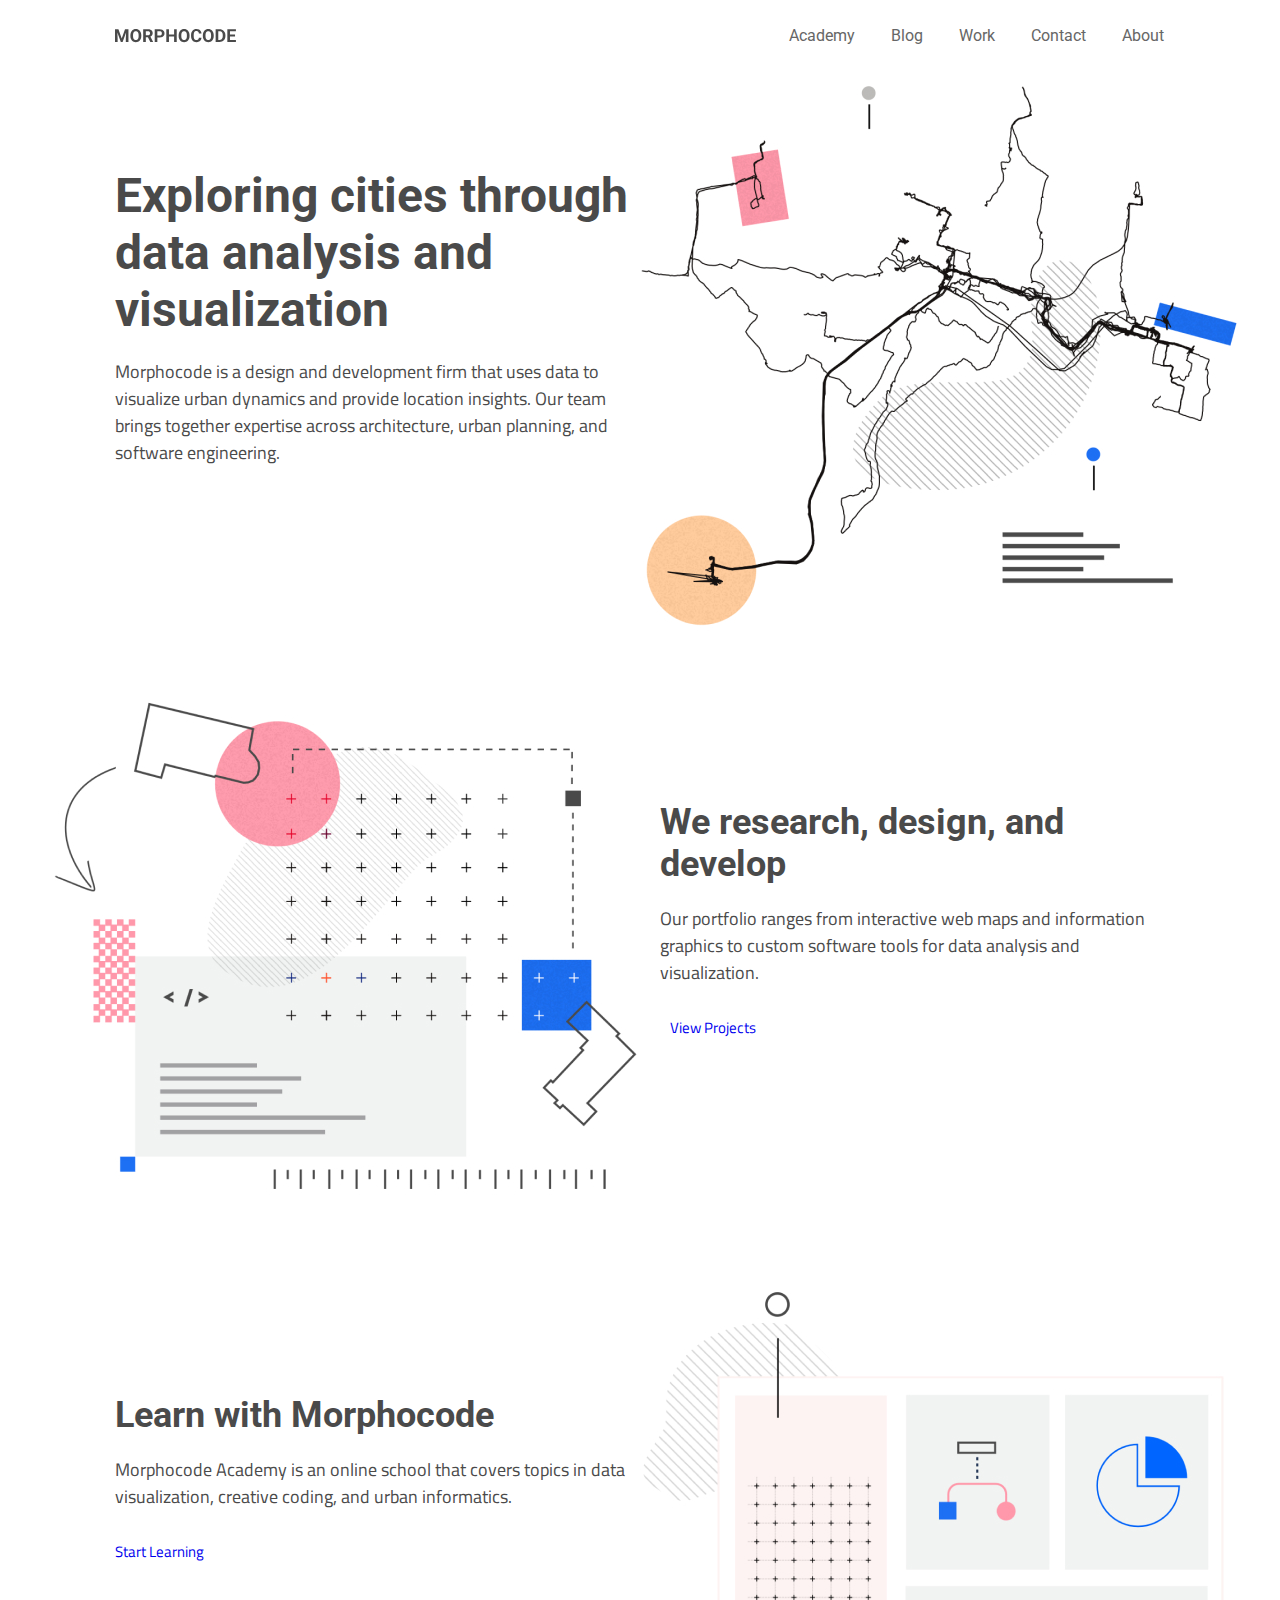
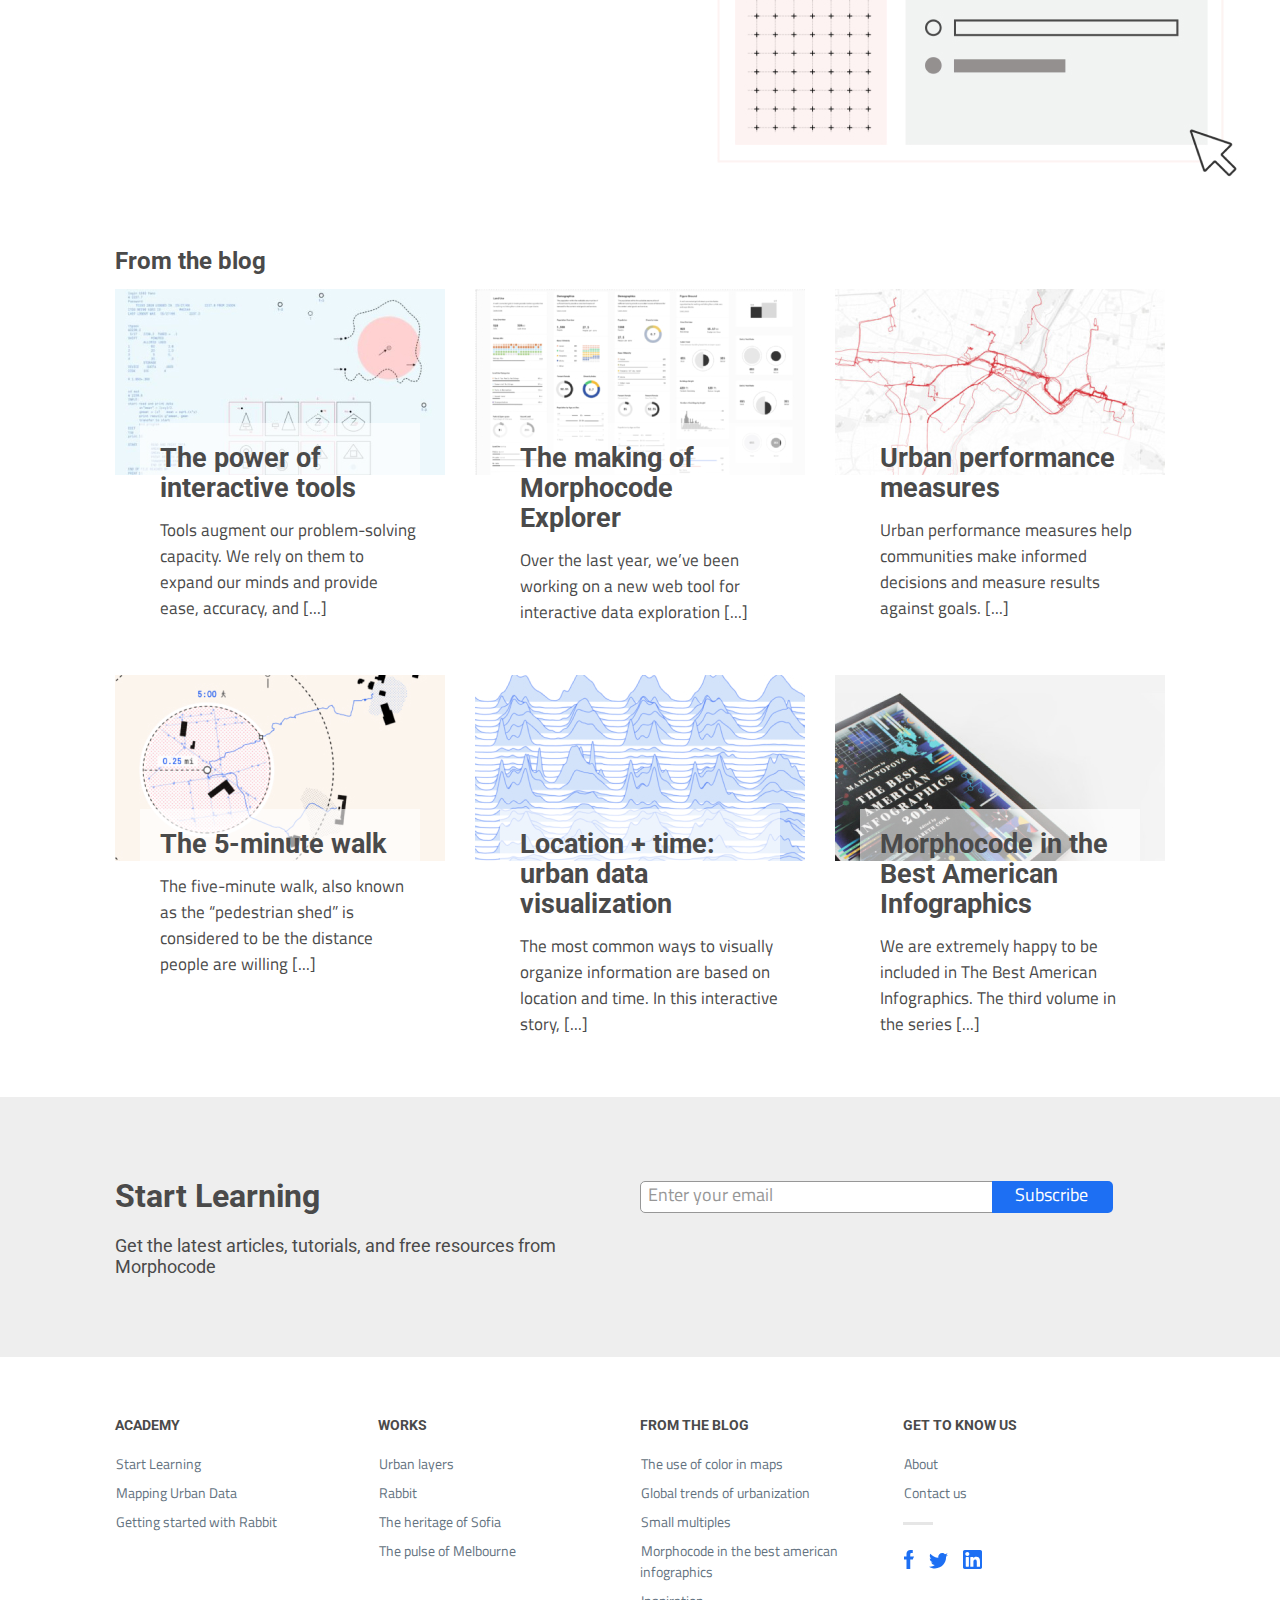
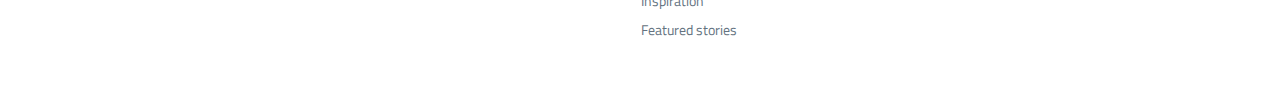
<file: index.html>
<!DOCTYPE html>
<html lang="en">
<head>
    <meta charset="UTF-8">
    <meta http-equiv="X-UA-Compatible" content="IE=edge">
    <meta name="viewport" content="width=device-width, initial-scale=1.0">
    <title>Document</title>
    <link rel="stylesheet" href="css/main.css">
</head>
<body>
    <div class="overflow">
        <div class="wrapper">
            <div class="first_logotype">
                <a href="https://morphocode.com/" target="_blank">
                    <img src="img/logo.svg" alt="Logotype">
                </a>
            </div>
            <div class="first_nav">
                <ul>
                    <li>
                        <a href="https://morphocode.com/academy/" target="_blank" class="link">Academy</a>
                    </li>
                    <li>
                        <a href="https://morphocode.com/blog/" target="_blank" class="link">Blog</a>
                    </li>
                    <li>
                        <a href="https://morphocode.com/blog/" target="_blank" class="link">Work</a>
                    </li>
                    <li>
                        <a href="https://morphocode.com/contact/" target="_blank" class="link">Contact</a>
                    </li>
                    <li>
                        <a href="https://morphocode.com/about/" target="_blank" class="link">About</a>
                    </li>
                </ul>
            </div>
        </div>
    </div>
    
    
    <!-- Второй блок -->
    <div class="overflow">
        <div class="wrapper">
            <div class="block2_left">
                <h1>Exploring cities through data analysis and visualization</h1>
                <p>Morphocode is a design and development firm that uses data 
                    to visualize urban dynamics and provide location insights. 
                    Our team brings together expertise across architecture, 
                    urban planning, and software engineering.
                </p>
            </div>
            <div class="block2_right">
                <img src="img/img-1.jpg" alt="img-1">
            </div>
        </div>
    </div>
    
    <!-- Третий блок -->
    <div class="overflow">
        <div class="wrapper">
            <div class="block3_left">
                <img src="img/img-3.jpg" alt="img-3">
            </div>
            <div class="block3_right">
                <h2>We research, design, and develop</h2>
                <p>Our portfolio ranges from interactive web 
                    maps and information graphics to custom software 
                    tools for data analysis and visualization.
                </p>
                <a href="https://morphocode.com/work/" target="_blank">View Projects</a>
            </div>
        </div>
    </div>    

    <!-- Четвертый блок -->
    <div class="overflow">
        <div class="wrapper">
            <div class="block4_left">
                <h2>Learn with Morphocode</h2>
                <p>Morphocode Academy is an online school that covers 
                    topics in data visualization, creative coding, 
                    and urban informatics.
                </p>
                <a href="https://morphocode.com/academy/" target="_blank">Start Learning</a>
            </div>
            <div class="block4_right">
                <img src="img/img-4.jpg" alt="img-3">
            </div>
        </div>
        
    </div>

    <!-- Пятый блок "From the blog"-->
    <div class="overflow">
        <div class="wrapper block5">
            <h3>From the blog</h3>
        </div>
    </div>

    <!-- Шестой блок-->
    <div class="block6">
        <div class="wrapper">
            <div class="card">
                <img src="img/card-1.jpg">
            </div>
            <div class="card">
                <img src="img/card-2.jpg">
            </div>
            <div class="card">
                <img src="img/card-3.jpg">
            </div>
        </div>
    </div>
    <div class="block6-text">
        <div class="wrapper-text">
            <div class="card-text">
                    <p class="big-text">
                        The power of<br>
                        interactive tools
                    </p>
                    <p class="small-text">
                        Tools augment our problem-solving 
                        capacity. We rely on them to expand
                        our minds and provide ease, accuracy, and [...]
                    </p>
            </div>
            <div class="card-text">
                <p class="big-text">
                    The making of<br>
                    Morphocode<br>
                    Explorer
                </p>
                <p class="small-text">
                    Over the last year, we’ve been working 
                    on a new web tool for interactive data 
                    exploration [...]
                </p>
            </div>
            <div class="card-text">
                <p class="big-text">Urban performance measures</p>
                <p class="small-text">
                    Urban performance measures help communities 
                    make informed decisions and measure results 
                    against goals. [...]
                </p>
            </div>
        </div>

    </div>
<!--ВТОРОЙ РЯД КАРТИНОК-->
    <div class="block6">
        <div class="wrapper">
            <div class="card">
                <img src="img/card-4.jpg">
            </div>
            <div class="card">
                <img src="img/card-5.jpg">
            </div>
            <div class="card">
                <img src="img/card-6.jpg">
            </div>
        </div>
    </div>
    <div class="block6-1-text">
        <div class="wrapper-text">
            <div class="card-text">
                    <p class="big-text">
                        The 5-minute walk
                    </p>
                    <p class="small-text">
                        The five-minute walk, also known as the 
                        “pedestrian shed” is considered to be the 
                        distance people are willing [...]
                    </p>
            </div>
            <div class="card-text">
                <p class="big-text">
                    Location + time: urban data visualization
                </p>
                <p class="small-text">
                    The most common ways to visually organize 
                    information are based on location and time. 
                    In this interactive story, [...]
                </p>
            </div>
            <div class="card-text">
                <p class="big-text">Morphocode in the Best American Infographics</p>
                <p class="small-text">
                    We are extremely happy to be included in 
                    The Best American Infographics. The third 
                    volume in the series [...]
                </p>
            </div>
        </div>

    </div>

    <!-- Седдьмой блок-->
    <div class="overflow">
        <div class="block7">
            <div class="wrapper">
                <div class="block7_left">
                    <h2>Start Learning</h2>
                    <p>Get the latest articles, tutorials, and free 
                        resources from Morphocode
                    </p>
                </div>
                <div class="block7_right">
                    <input class="pl" type="email" placeholder="Enter your email">
                    <a href="#" class="button">Subscribe</a>
                </div>
            </div>
        </div>
    </div>

    <!-- Восьмой блок "Подвал"-->
    <div class="overflow footer">
        <div class="wrapper">
            <div class="academy">
                <p>ACADEMY</p>
                <ul>
                    <li>
                        <a href="#">Start Learning</a>
                    </li>
                    <li>
                        <a href="#">Mapping Urban Data</a>
                    </li>
                    <li>
                        <a href="#">Getting started with Rabbit</a>
                    </li>
                </ul>
            </div>
            <div class="works">
                <p>WORKS</p>
                <ul>
                    <li>
                        <a href="#">Urban layers</a>
                    </li>
                    <li>
                        <a href="#">Rabbit</a>
                    </li>
                    <li>
                        <a href="#">The heritage of Sofia</a>
                    </li>
                    <li>
                        <a href="#">The pulse of Melbourne</a>
                    </li>
                </ul>
            </div>
            <div class="from">
                <p>FROM THE BLOG</p>
                <ul>
                    <li>
                        <a href="#">The use of color in maps</a>
                    </li>
                    <li>
                        <a href="#">Global trends of urbanization</a>
                    </li>
                    <li>
                        <a href="#">Small multiples</a>
                    </li>
                    <li>
                        <a href="#">Morphocode in the best american infographics</a>
                    </li>
                    <li>
                        <a href="#">Inspiration</a>
                    </li>
                    <li>
                        <a href="#">Featured stories</a>
                    </li>
                </ul>
            </div>
            <div class="get">
                <p>GET TO KNOW US</p>
                <ul>
                    <li>
                        <a href="#">About</a>
                    </li>
                    <li>
                        <a href="video.html">Contact us</a>
                    </li>
                    <li>
                        <img src="img/rect.jpg">
                    </li>
                </ul>
                <div class="socc">
                    <ul>
                        <li>
                            <a href="https://www.facebook.com/morphocode" target="_blank">
                                <img src="img/facebook.svg">
                            </a>
                        </li>
                        <li>
                            <a href="https://twitter.com/morphocode" target="_blank">
                                <img src="img/twitter.svg">
                            </a>
                        </li>
                        <li>
                            <a href="https://www.linkedin.com/" target="_blank">
                                <img src="img/linkedin.svg">
                            </a>
                        </li>
                    </ul>
                </div>
                
            
            </div>
        </div>

        
    </div>

    
    
</body>
</html>
</file>
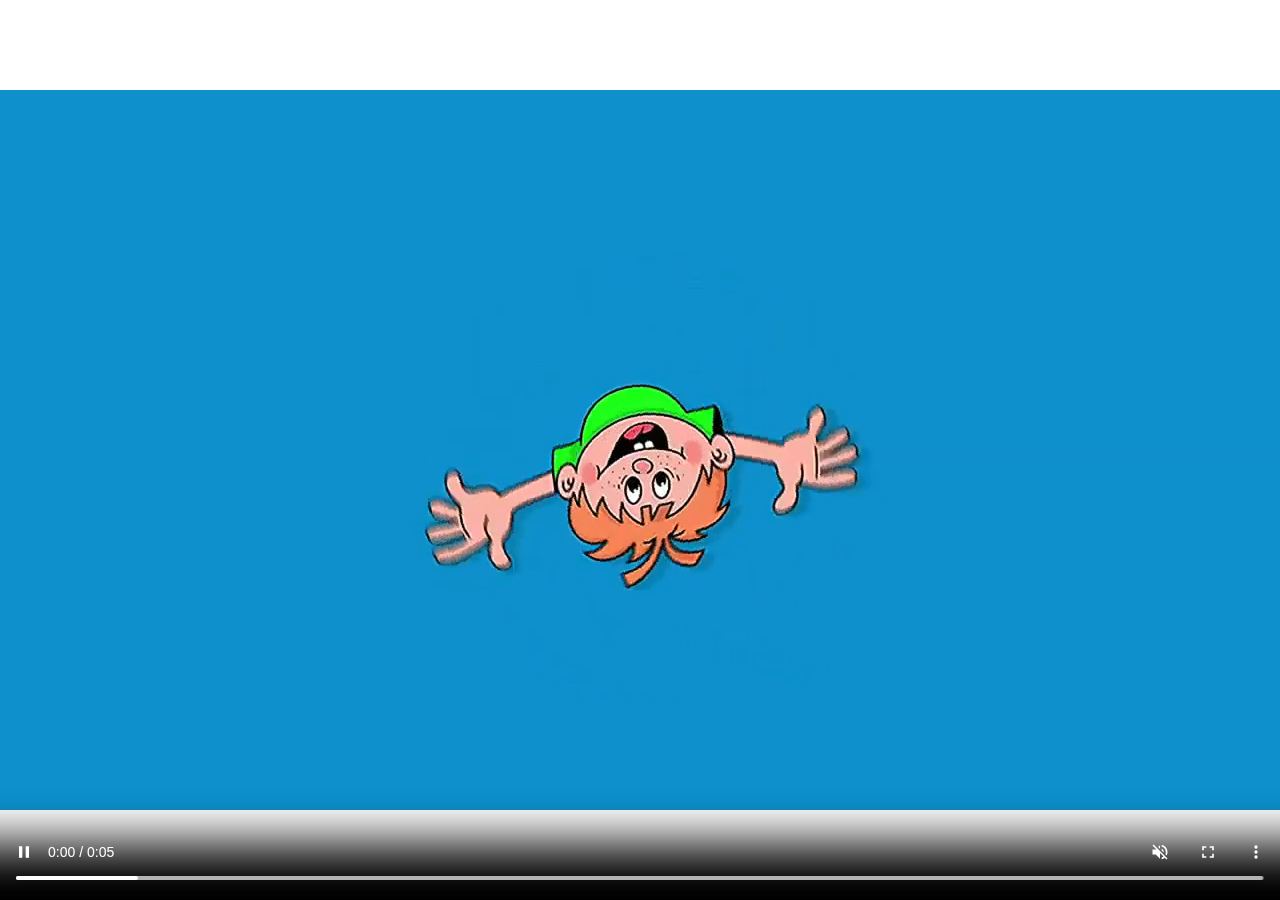
<file: video.html>
<!DOCTYPE html>
<html lang="en">
<head>
    <meta charset="UTF-8">
    <meta http-equiv="X-UA-Compatible" content="IE=edge">
    <meta name="viewport" content="width=device-width, initial-scale=1.0">
    <title>Document</title>
    <link rel="stylesheet" href="css/vid.css">
</head>
<body>
    
    <!-- <iframe type="text/html" style="opacity: 1;"
        allowfullscreen="allowfullscreen" allow="autoplay; fullscreen"
        src="https://www.youtube-nocookie.com/embed/watch?v=6EXB2Of1zLYautoplay=1&amp;autohide=1&amp;hd=1&amp;enablejsapi=1&amp;html5=1&amp;fs=0&amp;rel=0">
    </iframe> 
    <video id="banner-video" width="100%" height="auto" autoplay="autoplay" preload="auto" class="banner-video__item">
        <source src="https://www.youtube.com/watch?v=6EXB2Of1zLY" type="video/mp4"></source>
    </video> -->
    <video class="rolik" controls autoplay muted id="videoId">
        <source src="vid/vid.mp4">
    </video>
    
    
   
</body>
</html>
</file>
<file: css/main.css>
@import url('https://fonts.googleapis.com/css2?family=Roboto&family=Titillium+Web&display=swap');

.web {
    font-family: 'Titillium Web', sans-serif;
}

.roboto {
    font-family: 'Roboto', sans-serif;
}
h1, h2, h3 {
    font-family: 'Roboto', sans-serif;
    color: #4A4A4A;
}

* {
    margin: 0;
    padding: 0;
    box-sizing: border-box;
}
.overflow {
    overflow: hidden;
}

.wrapper {
    width: 1050px;
    margin: 0 auto;
}

/* Шапка */
.first_logotype {
    margin-top: 29px;
}
.first_nav {
    margin-top: 26px;
}
.first_nav ul {
    list-style: none;
}

.first_nav ul li {
    display: inline-block;
    margin-right: 30px;
    
}

.first_nav ul li:last-of-type {
    margin-right: 0;
}

.first_logotype {
    float: left;
} 
.first_nav {
    float: right;
}

.first_nav ul li a {
    color: #666666;
    font-size: 16px;
    text-decoration: none;
    transition: .3s;
    border-bottom: 1px solid transparent;
    padding: 1px;

}
.first_nav ul li a:hover {
    border-bottom: 1px solid #2f03ce;
}

.first_nav ul li a:active {
    color: #D3D3D3;
    border-bottom: 1px solid #2f03ce;
}

.first_nav ul li:last-of-type {
    margin-right: 0;
}
.first_nav a {
    font-family: 'Roboto', sans-serif;
}

/* Второй блок */
.block2_left {
    width: 50%;
    float: left;
}
.block2_right {
    width: 50%;
    float: left;
}
.block2_left h1 {
    margin-top: 120px;
}
.block2_left p {
    margin-top: 20px;
}
.block2_left p {
    color: #4A4A4A;
    font-size: 18px;
    font-family: 'Titillium Web', sans-serif;
}
.block2_left h1 {
    font-size: 48px;
}

/* Третий блок */

.block3_left {
    width: 50% auto;
    float: left;
    margin-left: -65px;
    
}
.block3_right {
    width: 50%;
    float: left;
    
}

.block3_right p {
    color: #4A4A4A;
    font-size: 18px;
    font-family: 'Titillium Web', sans-serif;
    margin-left: 20px;
    margin-top: 20px;
    margin-bottom: 30px;
}
.block3_right h2 {
    font-size: 36px;
    margin-left: 20px;
    margin-top: 150px;
    
}
.block3_right a {
    font-size: 15px;
    font-family: 'Titillium Web', sans-serif;
    margin-left: 30px;
    text-decoration: none;
}


/* Четвертый блок */

.block4_left {
    width: 50%;
    float: left;
    
}
.block4_right {
    width: 50%;
    float: left;
    
}
.block4_left h2 {
    font-size: 36px;
    margin-top: 150px;
}
.block4_left p {
    color: #4A4A4A;
    font-size: 18px;
    font-family: 'Titillium Web', sans-serif;
    margin-top: 20px;
    margin-bottom: 30px;
}
.block4_left a {
    font-size: 15px;
    font-family: 'Titillium Web', sans-serif;
    
    text-decoration: none;
}

/* Пятый блок */
.block5 h3 {
    font-size: 24px;
    margin-bottom: 0px;
}

/* Шестой блок */
.block6 {
    overflow: hidden;
    margin-top: 14px;
    margin-bottom: 150px;
}

.card {
    width: 330px;
    float: left;
    margin-right: 30px;
}
.card:last-of-type {
    margin-right: 0;
}

.wrapper-text {
    width: 1000px;
    margin: 0 auto;
}
.block6-text {
    overflow: hidden;
    margin-top: -206px;
    margin-bottom: 50px;
}

.block6-1-text {
    overflow: hidden;
    margin-top: -206px;
    margin-bottom: 60px;
}

.card-text {
    width: 280px;
    background-color: rgba(255, 255, 255, 0.6);
    float: left;
    margin-right: 80px;
}
.card-text:last-of-type {
    margin-right: 0;
}
.big-text {
    font-size: 27px;
    font-weight: 700;
    font-family: 'Roboto', sans-serif;
    color: #4A4A4A;
    line-height: 30px;
    padding-left: 20px;
    padding-top: 20px;
}
.small-text {
    font-size: 17px;
    font-weight: 400;
    font-family: 'Titillium Web', sans-serif;
    color: #4A4A4A;
    margin-top: 14px;
    padding-left: 20px;
}



/* Седьмой блок */
.block7 {
    margin: 0px 0;
    background-color: #EEEEEE;
    padding: 0px 0;
    overflow: hidden;
}

.block7_left {
    width: 50%;
    float: left;
}
.block7_right {
    width: 50%;
    float: right;
}
.block7_left h2 {
    font-size: 32px;
    margin-top: 80px;
    margin-bottom: 20px;
}
.block7_left p {
    color: #4A4A4A;
    font-size: 18px;
    font-family: 'Roboto', sans-serif;
    margin-bottom: 80px;
}


input::placeholder {
    color: #979797;
    font-size: 18px;
    font-family: 'Titillium Web', sans-serif;
    
}
.block7_right input {
    padding-top: 7px;
    padding-left: 7px;
    padding-bottom: 8px;
    padding-right: 167px;
    border-radius: 5px 0px 0px 5px;
    border: 1px solid #979797;
    margin-top: 84px;
}
.button {
    background-color: rgba(29, 111, 243, 1);
    padding: 0px 24px 5px 23px;
    border-radius: 0px 5px 5px 0px;
    width: 121px;
    height: 32px;
    color: #fff;
    font-size: 18px;
    margin-left: -5px;
    font-family: 'Titillium Web', sans-serif;
    transition: background-color .2s;
    display: inline-block;
    text-decoration: none;
}

/* восьмой блок "Подвал" */
.footer {
    margin-top: 0px;
    padding: 60px 0;

}

.academy, .works, .from, .get {
    width: 25%;
    float: left;
}

.academy, .works, .from, .get p {
    font-size: 14px;
    font-family: 'Roboto', sans-serif;
    color: #4A4A4A;
    font-weight: 700;
    
}

.academy ul {
    margin-top: 20px;
}

.academy ul li {
    list-style: none;
    margin-bottom: 8px;
}

.academy ul li:last-of-type {
    margin-bottom: 0;
}

.academy ul li a {
    color: rgba(99, 114, 128, 1);
    font-family: 'Titillium Web', sans-serif;
    text-decoration: none;
    font-size: 14px;
    font-weight: 400;
    transition: .3s;
    border-bottom: 1px solid transparent;
    padding: 1px;
}

.academy ul li a:hover {
    border-bottom: 1px solid #2f03ce;
}

.academy ul li a:active {
    color: #D3D3D3;
    border-bottom: 1px solid #2f03ce;
}

/* вторая колонка */
.works ul {
    margin-top: 20px;
}
.works ul li {
    list-style: none;
    margin-bottom: 8px;
}
.works ul li:last-of-type {
    margin-bottom: 0;
}
.works ul li a {
    color: rgba(99, 114, 128, 1);
    font-family: 'Titillium Web', sans-serif;
    text-decoration: none;
    font-size: 14px;
    font-weight: 400;
    transition: .3s;
    border-bottom: 1px solid transparent;
    padding: 1px;
}
.works ul li a:hover {
    border-bottom: 1px solid #2f03ce;
}
.works ul li a:active {
    color: #D3D3D3;
    border-bottom: 1px solid #2f03ce;
}

/* Третья колонка */
.from ul {
    margin-top: 20px;
}
.from ul li {
    list-style: none;
    margin-bottom: 8px;
}
.from ul li:last-of-type {
    margin-bottom: 0;
}
.from ul li a {
    color: rgba(99, 114, 128, 1);
    font-family: 'Titillium Web', sans-serif;
    text-decoration: none;
    font-size: 14px;
    font-weight: 400;
    transition: .3s;
    border-bottom: 1px solid transparent;
    padding: 1px;
}
.from ul li a:hover {
    border-bottom: 1px solid #2f03ce;
}
.from ul li a:active {
    color: #D3D3D3;
    border-bottom: 1px solid #2f03ce;
}

/* Четвертая колонка */
.get ul {
    margin-top: 20px;
}
.get ul li {
    list-style: none;
    margin-bottom: 8px;
}
.get ul li:last-of-type {
    margin-bottom: 0;
}
.get ul li a {
    color: rgba(99, 114, 128, 1);
    font-family: 'Titillium Web', sans-serif;
    text-decoration: none;
    font-size: 14px;
    font-weight: 400;
    transition: .3s;
    border-bottom: 1px solid transparent;
    padding: 1px;
}
.get ul li a:hover {
    border-bottom: 1px solid #2f03ce;
}
.get ul li a:active {
    color: #D3D3D3;
    border-bottom: 1px solid #2f03ce;
}

/*Ссылки на соцсети*/
.socc ul {
    list-style: none;
}
.socc ul li {
    display: inline-block;
    margin-right: 9px;
    
}
.socc ul li:last-of-type {
    margin-right: 0;
}
.socc {
    float: left;
}
</file>
<file: css/vid.css>
* {
    margin: 0;
    padding: 0;
    box-sizing: border-box;
}

.rolik {
  position: relative;
  height: 100vh;
  display: block;
  width: 100vw;
}
</file>
